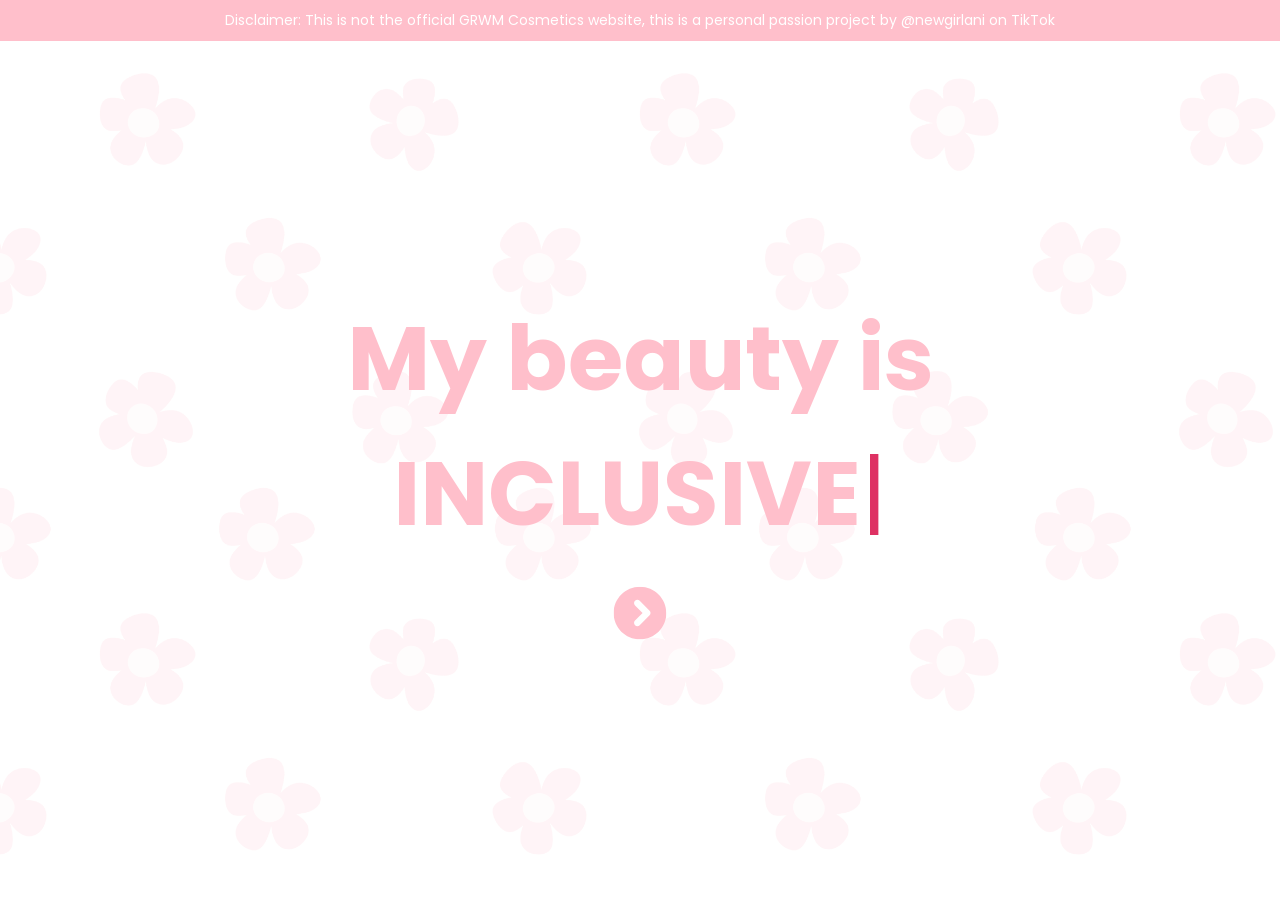
<file: index.html>
<!DOCTYPE html>
<html>
<head>
	<meta charset="utf-8">
	<meta name="viewport" content="width=device-width, initial-scale=1">
	<title>my grwm story</title>
	<link rel="stylesheet" type="text/css" href="grwm.css">
	<link rel="preconnect" href="https://fonts.googleapis.com">
	<link rel="preconnect" href="https://fonts.gstatic.com" crossorigin>
	<link href="https://fonts.googleapis.com/css2?family=Poppins:ital,wght@0,100;0,200;0,300;0,400;0,500;0,600;0,700;0,800;0,900;1,100;1,200;1,300;1,400;1,500;1,600;1,700;1,800;1,900&display=swap" rel="stylesheet">
	<script src="grwm.js"></script>
</head>
<body>

	<div class="container">
		<div class="banner">
			<span class="banner-text">
				Disclaimer: This is not the official GRWM Cosmetics website, this 
				is a personal passion project by @newgirlani on TikTok
			</span>
		</div>

		<div class="body-aft-banner">
			<div class="hero">
				<div class="hero-text">
					My beauty is <br><span id="changing-text"></span><span class="cursor">|</span>
				</div>
				<div class="landing-btn">
					<img src="assets/next-icon.svg" class="next-icon-img" onclick="toHome();">
				</div>
			</div> 
			
			
		</div>	
	</div>

</body>
</html>
</file>
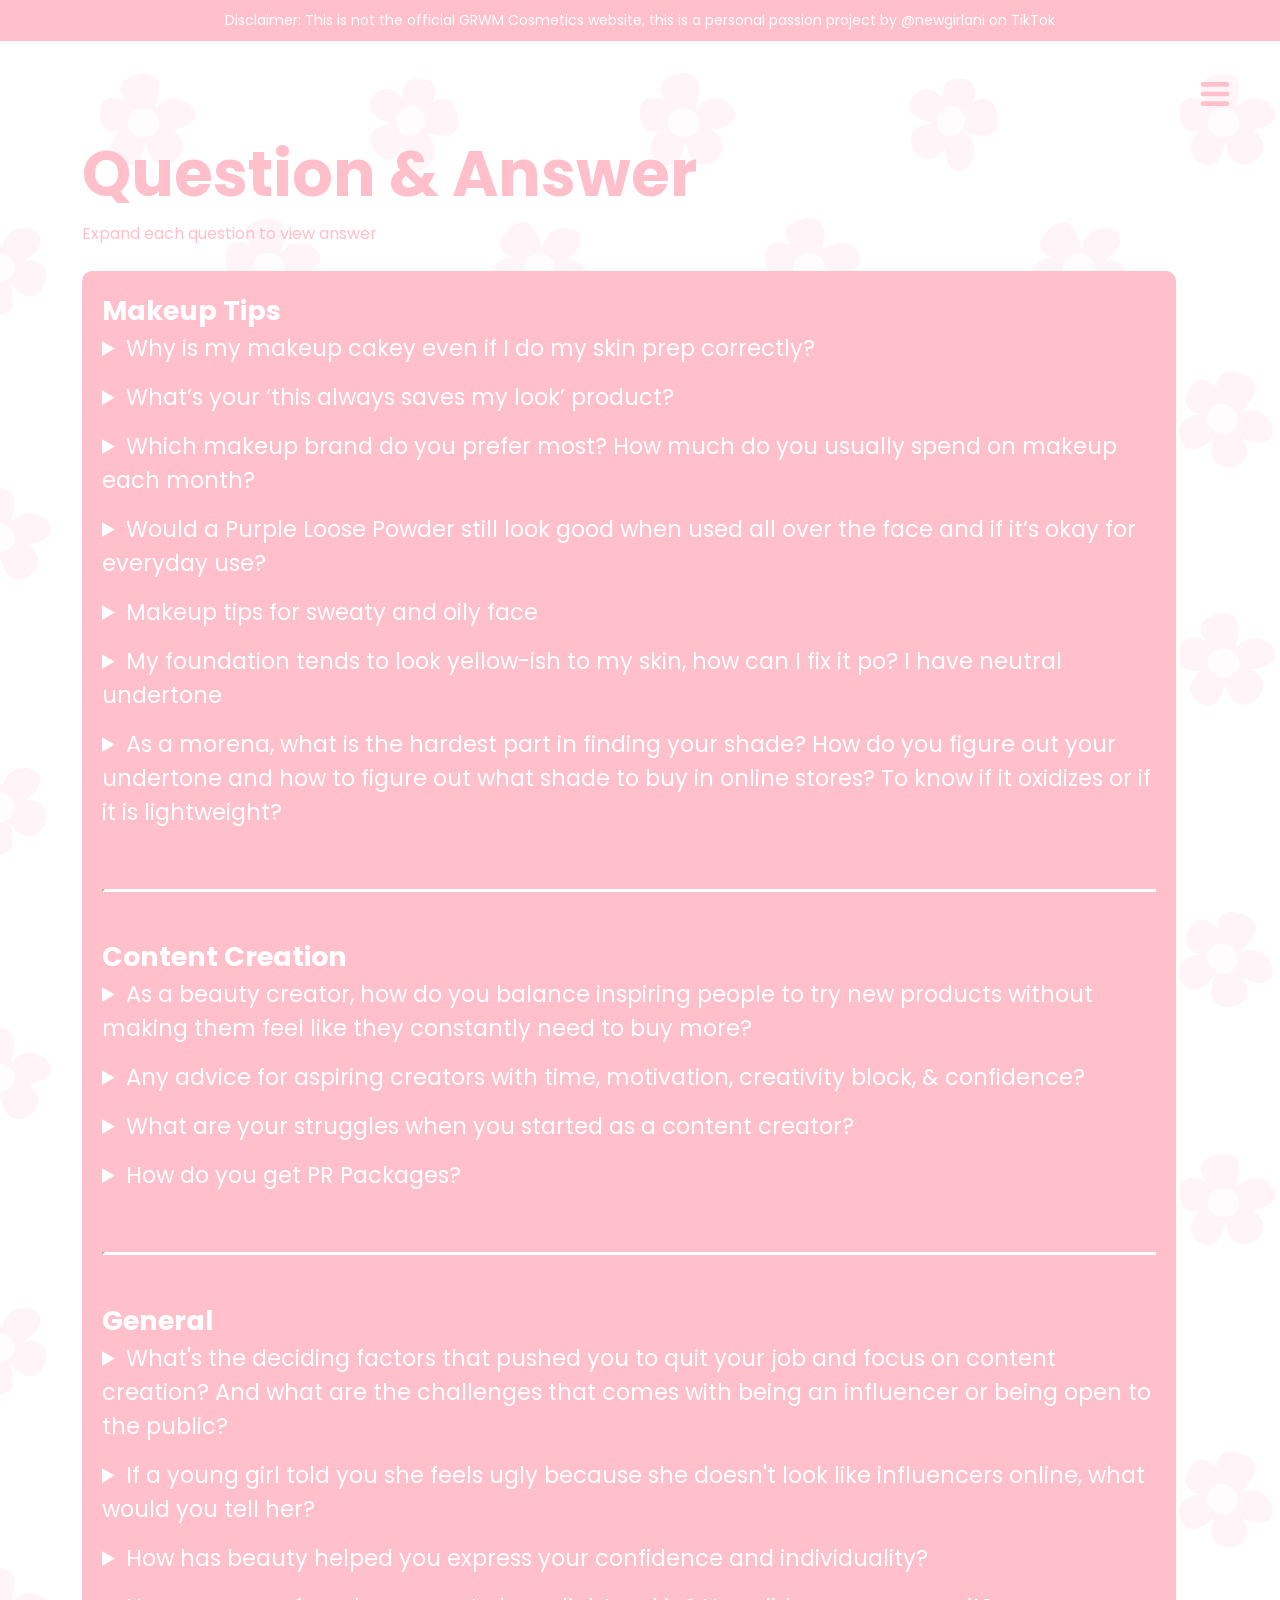
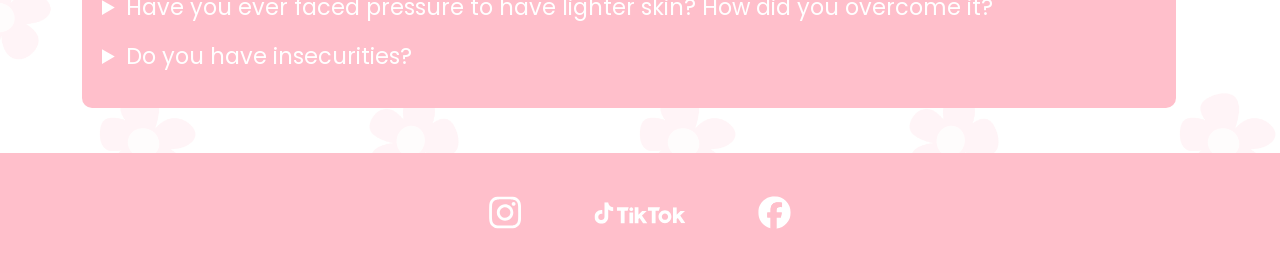
<file: gallery.html>
<!DOCTYPE html>
<html>
<head>
	<meta charset="utf-8">
	<meta name="viewport" content="width=device-width, initial-scale=1">
	<title>my grwm story</title>
	<link rel="stylesheet" type="text/css" href="grwm.css">
	<link rel="preconnect" href="https://fonts.googleapis.com">
	<link rel="preconnect" href="https://fonts.gstatic.com" crossorigin>
	<link href="https://fonts.googleapis.com/css2?family=Poppins:ital,wght@0,100;0,200;0,300;0,400;0,500;0,600;0,700;0,800;0,900;1,100;1,200;1,300;1,400;1,500;1,600;1,700;1,800;1,900&display=swap" rel="stylesheet">
	<script src="grwm.js"></script>
</head>
<body>

	<div class="container">
		<div class="banner">
			<span class="banner-text">
				Disclaimer: This is not the official GRWM Cosmetics website, this 
				is a personal passion project by @newgirlani on TikTok
			</span>
		</div>

		<div class="body-aft-banner">
			<div class="hmenu">
				<img src="assets/hmenu.svg" class="hmenu-img" onclick="toggle();">
			</div>

			<div class="nav-menu" id="nav-menu">
				<a href="index.html">Home</a>
				<a href="about.html">About</a>
				<a href="stories.html">Stories</a>
				<a href="gallery.html">Q&A</a>
				<a href="javascript:toGA();">Giveaway</a>
			</div>

			<div class="gallery-options">
				<div class="gal-heading">
					<span> Question & Answer </span>
				</div>

				<div class="instruction">
					<span class="gal-txt">Expand each question to view answer</span>
				</div>


				<br>
				<div class="q">
					<div class="makeup-tips">
						<span class="q-title"><b>Makeup Tips</b></span>
						<details>
							<summary>Why is my makeup cakey even if I do my skin prep correctly? </summary>
							<p><i>
								<ul>
									<li>
										<b>Compatibility</b> - check whether your skin prep is compatible with your makeup products.
										Sometimes, there are sunscreens that don't go well with certain base products making it peel off. Try changing your sunscreen or using a different base if result is still the same. 
									</li>
									<li>
										<b>Powder </b> - sometimes there are powders that don't work well with certain base formulations and/or you're using too much powder especially on areas of the face where it tends to get dry. 
									</li>
								</ul>
							</i></p>
						</details>

						<details>
							<summary>What’s your ‘this always saves my look’ product?</summary>
							<p><i>
								<ul>
									<li>
										Whenever my makeup looks incomplete or something's missing, it's either lashes or some bronzer on my nose.
									</li>
								</ul>
							</i></p>
						</details>

						<details>
							<summary>Which makeup brand do you prefer most? How much do you usually spend on makeup each month?</summary>
							<p><i>
								<ul>
									<li>
										<b>Part 1</b> - I have no favorite brand (this sounds very showbiz but stay with me). There are brands that really master certain makeup products. They have hero products that just really stands out. There are brands who makes really good base products, some brands carry really great lip products, etc. I'm always pro-product formulation rather than pro-brand.
									</li>
									<li>
										<b>Part 2</b> - Ever since becoming a content creator, very little to zero! Not because 'oh I get PR left and right' - girl I wish - but it's the fact that even as a small creator, I have way too many products to consume and I don't want to buy to waste them. I like having makeup to use, not for display. 
									</li>
								</ul>
							</i></p>
						</details>

						<details>
							<summary>Would a Purple Loose Powder still look good when used all over the face and if it’s okay for everyday use?</summary>
							<p><i>
								<ul>
									<li>
										I personally would prefer translucent powders to set makeup if used all over the face. Other shades of loose powders like purple, yellow, pink are made for certain areas for correction because they typically have more pigment. 
									</li>
								</ul>
								
							</i></p>
						</details>

						<details>
							<summary>Makeup tips for sweaty and oily face</summary>
							<p><i>
								<ul>
									<li>
										<b>Oily</b> - As an oily skin girl myself, let me tell you there is not going to be a magic product that's going to make you stop being oily. This is the natural state of your face and what we can do is to manage it. You can focus on oily-skin friendly layers of skincare + good combination of makeup. Makeup is not magic.
									</li>
									<li>
										<b>Sweaty</b> - Similar above, there is not one single product that is going to solve everything. On areas of the face we move a lot like around the mouth and eyes, don't put too much product to avoid creasing and set correctly + fixing spray. To go an extra mile, you can get a face anti-perspirant used in moderation or special occassions. If we are naturally sweaty, this isn't something makeup can fix, but something we just manage. 
									</li>
								</ul>
								
							</i></p>
						</details>

						<details>
							<summary>My foundation tends to look yellow-ish to my skin, how can I fix it po? I have neutral undertone</summary>
							<p><i>
								<ul>
									<li>
										First step is really making sure the shade is correct match with your undertone, second is getting a shade shifter if necessary. 
									</li>
								</ul>
							</i></p>
						</details>

						<details>
							<summary>As a morena, what is the hardest part in finding your shade? How do you figure out your undertone and how to figure out what shade to buy in online stores? To know if it oxidizes or if it is lightweight?</summary>
							<p><i>
								<ul>
									<li>
										<b> Undertone & Shade Match </b> - If you find your pefect match in one try, you are one lucky person, and by saying that it means the rest of us will go through trial and error and spend money until we find the correct shade for us. It's natural, and most of the time necessary. The vein test can be unreliable, so testing it in store and in natural lighting is more effective. Visit a kiosk, swatch, buy sample sizes. A random person could give you a recommendation and still be wrong, so practice personal acumen. 
									</li>
									<li>
										<b> Oxidation </b> - This happens when the product is exposed to oxygen + the user's natural oils which means this is a case to case basis. Products could darken or it could not, there is no other way to tell than to test it. 
									</li>
									<li>
										<b> Lightweight </b> - Watch videos online or see product ingredients to know if it's silicone-based, water-based, gel-based, etc. This helps you determine how lightweight the product can go. 
									</li>
								</ul>
							</i></p>
						</details>
						<br>
						<hr style="border-top: none; border-color: white; border-width: 3px;">
						<br>
						<span class="q-title"><b>Content Creation</b></span>

						<details>
							<summary>
								As a beauty creator, how do you balance inspiring people to try new products without making them feel like they constantly need to buy more?
							</summary>
							<p><i>
								<ul>
									<li>
										It's all about tone & intention. Creators can be great references for products, especially when audience are not pressured to make a purchase in videos. Some contents are created to educate and that is why my PMMS Series is focusing more on teaching a skill rather than selling a product. 
									</li>
								</ul>
							</i></p>
						</details>

						<details>
							<summary>
								  Any advice for aspiring creators with time, motivation, creativity block, & confidence?
							</summary>
							<p><i>
								<ul>
									<li>
										<b> Time & Creativity Block</b> - I categorize myself as a Type A person - that's why I'm able to juggle jobs and hobbies at a time. I keep things organized through a productivity tool which I'm also an Ambassador of, Notion! I take down and visualize everything not just through a simple list but through a Kanban Board, Content Calendar, Eisenhower Matrix, Idea Dump Board for when I feel a spark of creativity but can't work on it yet - and most importantly, I stick by my own rules. I do Project Management for fun and run my life like the Navy girl lol!
									</li>
									<li>
										<b> Motivation </b> - Because I already broke down the ideas that I like to work with at a certain time, it doesn't feel overwhelming! I like being able to visualize the thing I will be working on and because I've already organized it, it's much smoother and becomes easily digestible tasks. I also operate out of spite... 
									</li>

									<li>
										<b> Confidence </b> -  If you can't be 100% confident right now - then just be 10% confident, or 20%, 30%, it doesn't matter. What matters is showing up despite the fear because of your conviction to loving yourself. Don't deny that person the opportunity to be great. Personify the kind of person you want to become, and think about the habits that kind of person would do, and start doing it. If you want to be a successful content creator, think like them, act like them, until you become them. 
									</li>
								</ul>
							</i></p>
						</details>

						<details>
							<summary> What are your struggles when you started as a content creator? </summary>
							<p><i>
								<ul>
									<li>
										<b> Equipments </b> - You will be spending a lot of money in investing in tools. Phone, camera, lights, products etc. 
									</li>
									<li>
										<b> The Valley of Despair</b> - This is the emotional dip after starting a new hobby or job, etc. You start off extremely motivated and then comes the crashing moment when you're not seeing the results you want. It is important that you prevail. You asked for something better that's why everything is going to change. 
									</li>
									<li>
										<b> Identity </b> - Social media is saturated with creators & influencers, and if you're not convicted in what you do, why you do it, and who you do it for, you're going to wear off. 
									</li>
								</ul>
							</i></p>
						</details>

						<details>
							<summary>How do you get PR Packages?</summary>
							<p><i>
								<ul>
									<li>
										Continue to show up! It's not just about the number of posts, followers, likes, etc., it's also the consistency of your quality & your faith in your personal brand. Brands have representatives working for them lurking around social media, and if they see you fit in the brand image, they will reach out. 
									</li>
								</ul>
							</i></p>
						</details>

						<br>
						<hr style="border-top: none; border-color: white; border-width: 3px;">
						<br>
						<span class="q-title"><b>General</b></span>

						<details>
							<summary>
								What's the deciding factors that pushed you to quit your job and focus on content creation? And what are the challenges that comes with being an influencer or being open to the public? 
							</summary>
							<p><i>
								<ul>
									<li>
										<b> Part 1 </b> - I was on a sick leave and woke up around 11 AM, opened my laptop to check on some emails and messages and it felt right, it felt like it's what I should be doing, not chase after traffic and commute, KPIs and handle everything "urgent" - and so I did. I'm also juggling 4 jobs before quitting my 9-5, and then there were 3. I am still employed :D. 
									</li>
									<li>
										<b> Part 2.1 </b> - It's an agreed fact you will be battling privacy issues. I'm a small ceator so this isn't a prevailing issue on my end yet - and when I do meet people in real life, everyone is always nice and respectful!
									</li>
									<li>
										<b> Part 2.2 </b> - When you are a public figure (public figure???), you are more prone to public scrutiny even in the little things, more often unnecessary. Although it is sad, some people on TikTok have mistaken social media as a free reign to be rude and hating just because it's "social media". 
									</li>
								</ul>
							</i></p>
						</details>

						<details>
							<summary>
								If a young girl told you she feels ugly because she doesn't look like influencers online, what would you tell her?
							</summary>
							<p><i>
								<ul>
									<li>
										I like to put an emphasis on the parents and adults' role in supervising children on the internet, and on makeup and beauty. It's important they are guided when exploring these outlets and have an adult figure to guide them in understanding these complex ideas. The formative years of a young person are extremely important in shaping them as adults. 
									</li>
									<li>
										As cliche as it sounds, beauty starts from within. Security starts from within. Love starts from within. You are beautiful, no comparison, no question, no competition. Your beauty standard should be what you see in the mirror, not on your screens. 
									</li>
								</ul>
							</i></p>
						</details>

						<details>
							<summary>
								How has beauty helped you express your confidence and individuality?
							</summary>
							<p><i>
								<ul>
									<li>
										People contain multitudes. We are complex, changing, and never just one person. Being able to change my hair, style, makeup, has helped me understand and ultimately choose the identity I want to keep being. I'm not always a decisive person, but it's in the exposure I understand what I don't want - and that made it easy for me to become who I am. 
									</li>
								</ul>
							</i></p>
						</details>

						<details>
							<summary>
								Have you ever faced pressure to have lighter skin? How did you overcome it?
							</summary>
							<p><i>
								<ul>
									<li>
										Yes I did! It's a very common trajectory for morenas to go through a "lightening" phase for various reasons, especially in a country like ours. The thing is, no matter what I tried, they never worked so I'm very lucky nothing about my skin has changed! It is going to take years of personal growth to unlearn, but you will be very happy at the end of it. For an easier step, follow morena creators, actresses, personalities. Surround your life with people who look like you so you don't feel alienated when you see public figures who are the opposite. 
									</li>
								</ul>
							</i></p>
						</details>

						<details>
							<summary>Do you have insecurities?</summary>
							<p><i>
								<ul>
									<li>
										Who doesn't?! I go through phases of "I could be smarter", "I could be better", "I could be prettier". I could, but I also could just be content with the way that I am and I'm still going to be happy. I am loved, I am celebrated. I love me, and I celebrate me. More is not always the better option. 
									</li>
								</ul>
							</i></p>
						</details>
					</div>
					
				</div>


			</div>


			
		</div>

	</div>

	<div class="footer">
				<img src="assets/insta.svg" class="insta" onclick="goInsta();">
				<img src="assets/tiktok.svg" class="tiktok" onclick="goTikTok();">
				<img src="assets/fb.svg "class="fb" onclick="goFb();">
	</div>
		


</body>
</html>
</file>
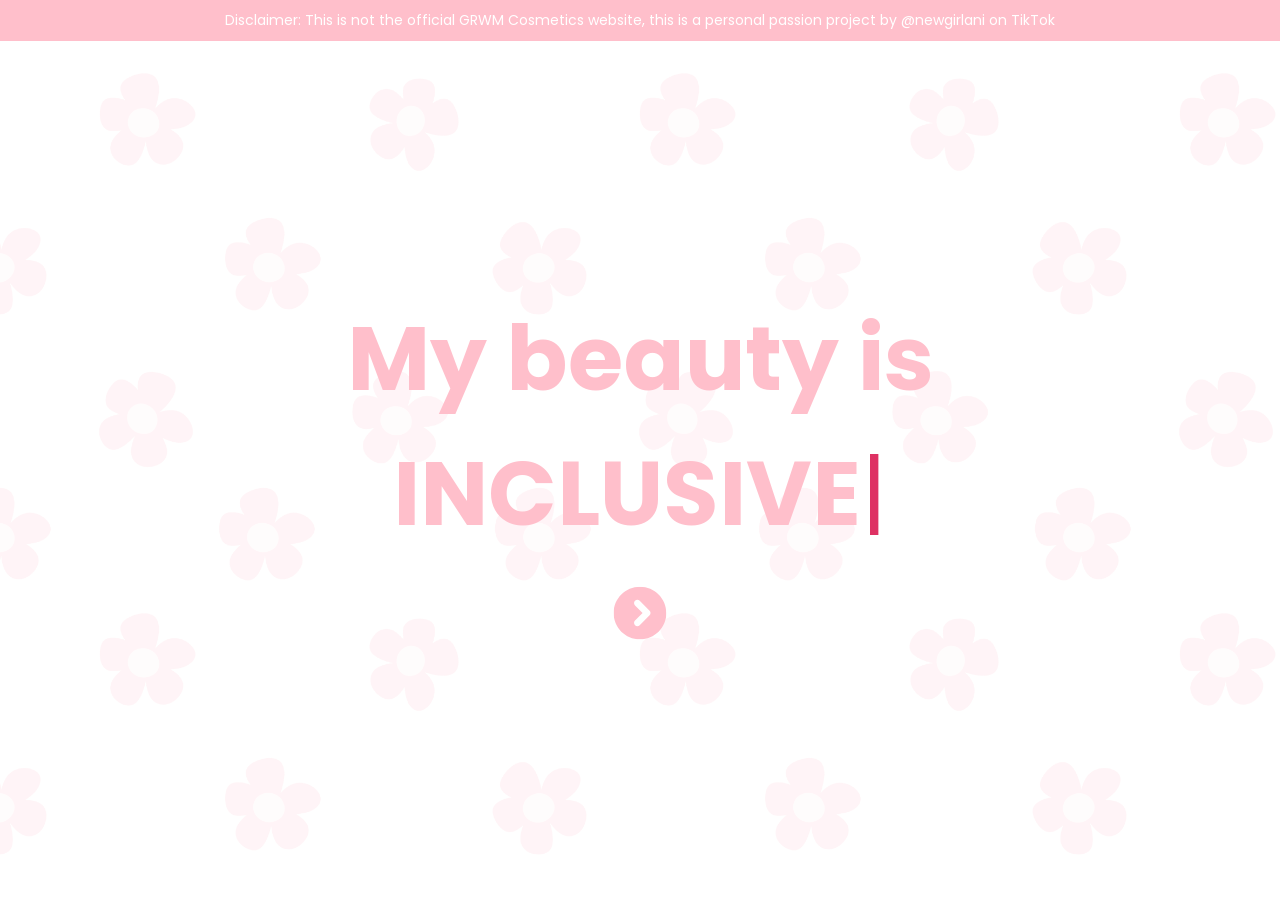
<file: landing.html>
<!DOCTYPE html>
<html>
<head>
	<meta charset="utf-8">
	<meta name="viewport" content="width=device-width, initial-scale=1">
	<title>my grwm story</title>
	<link rel="stylesheet" type="text/css" href="grwm.css">
	<link rel="preconnect" href="https://fonts.googleapis.com">
	<link rel="preconnect" href="https://fonts.gstatic.com" crossorigin>
	<link href="https://fonts.googleapis.com/css2?family=Poppins:ital,wght@0,100;0,200;0,300;0,400;0,500;0,600;0,700;0,800;0,900;1,100;1,200;1,300;1,400;1,500;1,600;1,700;1,800;1,900&display=swap" rel="stylesheet">
	<script src="grwm.js"></script>
</head>
<body>

	<div class="container">
		<div class="banner">
			<span class="banner-text">
				Disclaimer: This is not the official GRWM Cosmetics website, this 
				is a personal passion project by @newgirlani on TikTok
			</span>
		</div>

		<div class="body-aft-banner">
			<div class="hero">
				<div class="hero-text">
					My beauty is <br><span id="changing-text"></span><span class="cursor">|</span>
				</div>
				<div class="landing-btn">
					<img src="assets/next-icon.svg" class="next-icon-img" onclick="toHome();">
				</div>
			</div>

			
		</div>	
	</div>

</body>
</html>
</file>
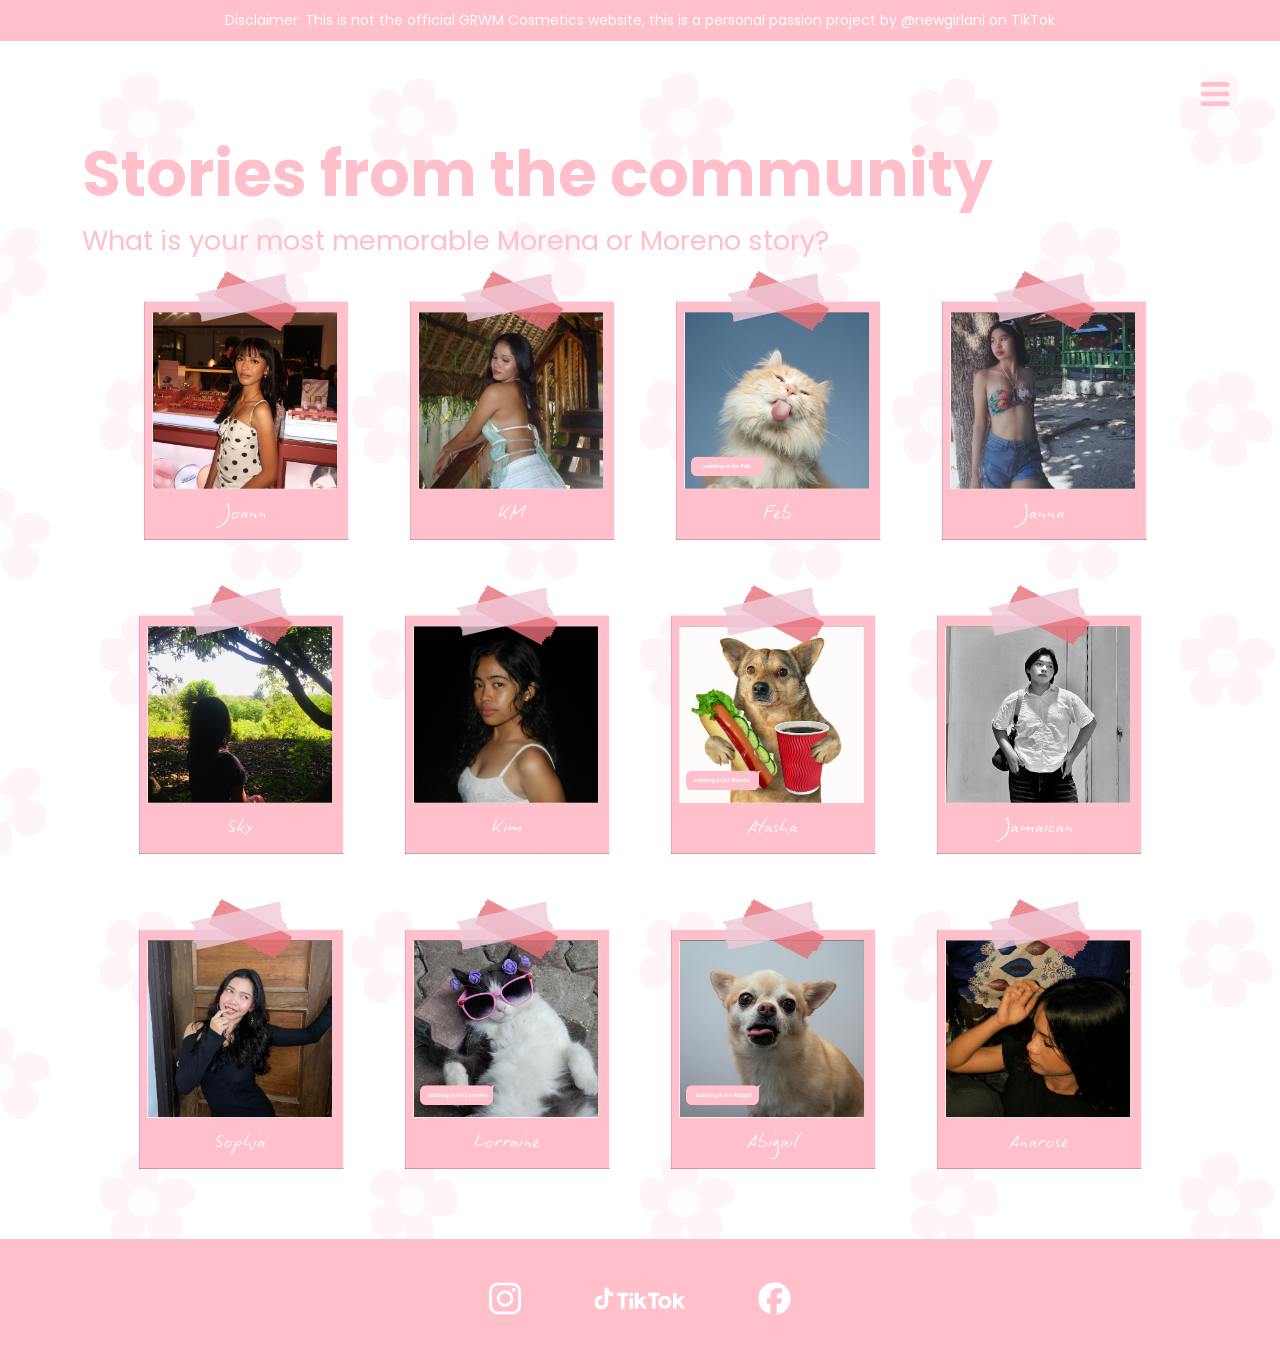
<file: stories.html>
<!DOCTYPE html>
<html>
<head>
	<meta charset="utf-8">
	<meta name="viewport" content="width=device-width, initial-scale=1">
	<title>my grwm story</title>
	<link rel="stylesheet" type="text/css" href="grwm.css">
	<link rel="preconnect" href="https://fonts.googleapis.com">
	<link rel="preconnect" href="https://fonts.gstatic.com" crossorigin>
	<link href="https://fonts.googleapis.com/css2?family=Poppins:ital,wght@0,100;0,200;0,300;0,400;0,500;0,600;0,700;0,800;0,900;1,100;1,200;1,300;1,400;1,500;1,600;1,700;1,800;1,900&display=swap" rel="stylesheet">
	<script src="grwm.js"></script>
</head>
<body>

	<div class="container">
		<div class="banner">
			<span class="banner-text">
				Disclaimer: This is not the official GRWM Cosmetics website, this 
				is a personal passion project by @newgirlani on TikTok
			</span>
		</div>

		<div class="body-aft-banner">
			<div class="hmenu">
				<img src="assets/hmenu.svg" class="hmenu-img" onclick="toggle();">
			</div>

			<div class="nav-menu" id="nav-menu">
				<a href="index.html">Home</a>
				<a href="about.html">About</a>
				<a href="stories.html">Stories</a>
				<a href="gallery.html">Q&A</a>
				<a href="javascript:toGA();">Giveaway</a>
			</div>

			<div class="stories-options">
				<div class="stories-heading">
					<span> Stories from the community </span>
				</div>

				<div class="instruction">
					<span class="stories-txt">What is your most memorable Morena or Moreno story?</span>
				</div>

				<div class="stories-cards">
					<br>

					<div class="story-card" onclick="openModal(this)"
						data-title="Joann's Morena Story"
						data-story="
							My favorite Morena story is being a content creator for you guys. It's not just about being a shade reference, it's also about making a statement, it's about being visible, to show my lived experience, to let the younger audience know how Morena beauty should be celebrated. While I enjoy making content and being in front of the camera, I enjoy doing this entire journey with you, my beautiful, loving, and kind community the most. 

							Once a bullied teenager to somebody standing up for the community, all possible because once again, the only thing more powerful than hate is love. 

						">
						<img src="assets/stories/joann.svg" class="stories-img">
					</div>

					<div class="story-card" onclick="openModal(this)"
						data-title="KM's Morena Story"
						data-story="
							BEING A MORENA IS NOT THE SAME AS BEING DIRTY 

							Back when I was still in elementary school, I was always bullied because of my skin color. Some people would call me names. Even my mom would make me use whitening soaps because she said I was too dark. She would joke that she couldn't even see me when the lights were off, and there's this one incident that has never really left my mind.

							There was also this one mom who said, 'Wala ka nagtarong panglugod while naligo ka, no?' She was talking to her son about the dark spots on his arm and telling him to scrub properly. Then she looked at me and said those words again at me.

							Because of that incident, I always thought that maybe I was full of libag. So every day, I exfoliated like crazy, thinking it would make me whiter.

							I started loving my skin when I saw a lot of content creators who are also morenas. That's when I realized that this is really who I am. I'm beautiful with my skin color, and it's one of the things that makes me stand out.

							My skin was never the problem. The way people viewed it was.

						">
						<img src="assets/stories/km.svg" class="stories-img">
					</div>

					<div class="story-card" onclick="openModal(this)"
						data-title="Feb's Morena Story"
						data-story="
						I have always been a morena since I was a kid, and I have never really been ashamed of it. But growing up, I often wondered why my skin was brown while other kids had fairer skin. There were moments when I would think, “Maypa puti sad ko no?”

						I also struggled with my insecurities, especially with my discoloration on my underarms, inner thighs, knees, and elbows. It was hard hearing comments like, “Ka negra nimo oy,” or “Gwapa unta, itom lang.” In school, I even remember being told that my role should be “kahoy” because of my skin color.

						One of the most recent moments that really stuck with me was when I was going to the beach and a relative commented, “Gwapa kuno pero itom kaayo.” Thankfully, my mama was there and she immediately said, “Wala mana siyay pake ana kay gwapa man siya.” Purr, mama! 🤎

						That moment gave me more confidence to finally flaunt and embrace my morena skin. Although there are still times when morenas experience judgment and shame, I have learned to appreciate and love the skin I’m in.

						Seeing morena creators like Ayn Bernos, who continue to empower women through their platform, and of course you, Miss Jo, inspires me even more. I see how you use your platform to uplift morenas and Cebuanas like me, to embrace our beauty, our identity, and our morenahood. 🤎

						Because Morena is not something we have to change. It is something we get to celebrate.

						">
						<img src="assets/stories/feb.svg" class="stories-img">
					</div>

					<div class="story-card" onclick="openModal(this)"
						data-title="Janna's Morena Story"
						data-story="
						Nako sa school back when I was 13yrs old, i was bullied because sakong skin tone kay lagi MORENA ko, naghulat nalang mig bell ato kay manguli ka lagi mi so after pila ka minutes nag bell na, nako's gym gahulat sakong ate kay sabay mi ga uli, while waiting sakong ate naay kid . Then the little kid looked at me and said 'ate parihas ta ug skin color, same gwapa' ni smile ko saiyaha and ge ingnan nako siyag 'pretty kayo ta no kay ani atong color' then ni smile siya pagkatapos gitawag na siya saiyang mama. After pod ana na abot na akong ate. Take note i was bullied because of my skin color pero hindi ako magpapadala sa mga sinasabi nila because i know to my self nga 'GWAPA KO UG CONFIDENCE KO SAKONG SKIN COLOR'

						And just like that na realize nako, you weren't waiting for a crown. You were the crown. The one girls like us needed to see.

						Mao ning most memorable part sakong story as a morena, not just they finally 'got it'. But 'when you got it' naka ingon ko sakong sarili nga i am enough all along. 

						">
						<img src="assets/stories/janna.svg" class="stories-img">
					</div>

					<div class="story-card" onclick="openModal(this)"
						data-title="Sky's Morena Story"
						data-story="
						Growing up as a morena, I honestly believed that lighter skin was the standard of beauty. I remember hearing comments like, 'Ang ganda mo sana kung maputi ka lang', or people casually recommending whitening products as if there was something wrong with my skin. Kahit hindi nila intensyon manakit, those words stayed with me for years.

						There was a time when I avoided taking pictures under the sun because I thought I looked 'too dark.' I even found myself comparing my skin to others and wishing I looked different. Looking back, it breaks my heart that I spent so much time trying to become someone I was never meant to be.

						As I grew older, I realized that the problem was never my skin. it was the beauty standards I grew up seeing. Seeing morena women proudly embracing their skin, confidently wearing makeup that celebrates their complexion instead of hiding it, slowly changed the way I saw myself. They made me realize that being morena isn't something to fix because it's something to be proud of.

						Now, whenever I see brands becoming more inclusive and creators advocating for morena representation, I feel seen. It reminds me that little girls growing up today deserve to see faces that look like theirs and know they're beautiful exactly as they are.

						Hindi natin kailangang pumuti para maging maganda. Ang kailangan nating baguhin ay ang mindset na may mas 'lamang' ang maputi kaysa morena. Hindi kailangang baguhin ng morena ang balat niya para tanggapin ng mundo. Ang dapat magbago ay ang pamantayan ng mundo. 

						">
						<img src="assets/stories/sky.svg" class="stories-img">
					</div>

					<div class="story-card" onclick="openModal(this)"
						data-title="Kim's Morena Story"
						data-story="
						Growing up, I really didn't give much attention to what people say to my skin. My family loves going to the beach and I always enjoy my time there. When I go to school the next day, my classmates would point out how sunburned my skin was. I would just shrugg it off and say 'Okay lang yan, nag-enjoy naman ako.' Given that I have curly hair and dark skintone, they call me 'Negra' or 'Negrita.'

						Even so, I still love myself for who I am. Still, as a person who has feelings, I think of it sometimes. Those what ifs, 'What if I have fair skin?' or 'What if my hair was straight?' Would it really give me enough confidence if I met their standard? Now that I grew older, I've been seeing women who are embracing their own beauty, like you Ms. Jo/mygirlani, especially their morena features. It gives me courage to try and embrace mine too. 
						">
						<img src="assets/stories/kim.svg" class="stories-img">
					</div>

					<div class="story-card" onclick="openModal(this)"
						data-title="Atasha's Morena Story"
						data-story="
						Growing up, I was often told that I was pretty, but different because of my morena skin and features. As a child, I never thought being morena made me different from others. It wasn't until high school that I became more aware of it. During that time, whitening products became popular, and having fair skin was often considered the standard of beauty.

						Like many others, I tried using whitening products, hoping to fit that beauty standard. However, my sensitive skin reacted badly, and I eventually stopped using them. What encouraged me to embrace my natural skin tone was hearing people around me say that they actually preferred my morena complexion.

						Then the pandemic happened. While scrolling through TikTok, I came across content creators who confidently embraced their morena beauty. Seeing their confidence inspired me to appreciate my own skin and recognize its beauty. From that moment on, I became more confident in myself.

						Today, I am happy that morena beauty is being celebrated more openly. Beauty products are now becoming more inclusive and are designed for people like me. My journey taught me that true beauty comes from embracing who you are, and I am proud to be morena.
						">
						<img src="assets/stories/atasha.svg" class="stories-img">
					</div>

					<div class="story-card" onclick="openModal(this)"
						data-title="Jamaican's Moreno Story"
						data-story="
						I used to think my skin needed to change, not because I didn’t like it but because the world kept telling me it should be something else—lighter, brighter, different; I heard it in jokes, in ads, in quiet comparisons I wasn’t meant to notice, but one day I looked at myself under the sun, no perfect lighting, no filters, just real, and I saw it—my moreno skin glowing the way it was meant to, warm, alive, strong, not something that needed fixing but something that had always been beautiful; from that moment I stopped asking if I was enough because I already was, and now I walk with pride, not because I proved anything to others but because I finally chose myself; I love my skin not just for how it looks but for what it represents—my roots, my story, my strength; I am moreno and I am proud.
						">
						<img src="assets/stories/jamaican.svg" class="stories-img">
					</div>

					<div class="story-card" onclick="openModal(this)"
						data-title="Sophia's Morena Story"
						data-story="
						IMy most memorable morena story is growing up with the mentality that being fair-skinned is the only kind of beautiful that should be celebrated and then having to realize that some of the most beautiful and confident people in the world is not even close to having fair skin or white but they were comfortable in the skin that they’re in. Venus Raj, Anok Yai, Beyoncé, Inka Magnaye, and etc., looking up to these beautiful women opened up my eyes that beauty should not be measured by shade or the color of the skin but by how you walk in it. 

						Colonial mentality has deeply planted its roots in our culture but we’ve come a long way. 

						Layo pa, pero layo na.

						All love, morenas! <3
						">
						<img src="assets/stories/sophia.svg" class="stories-img">
					</div>


					<div class="story-card" onclick="openModal(this)"
						data-title="Lorraine's Morena Story"
						data-story="
						Growing up as a morena, I used to hate my skin so much—to the point that I even hated makeup because I thought it was only for people with lighter skin. There were times when I felt like I stood out too much whenever I wore makeup because I believed it didn’t suit me.

						But as I grew older and surrounded myself with people who shared the same struggles yet remained confident in their skin tone, I slowly started to feel better about myself too. And when I discovered many TikTok creators, including you, I realized that I wasn’t alone. Seeing these beautiful women so comfortable and confident in their morena skin made me think, “Maybe I should be too,” because there is absolutely nothing wrong with it. In fact, people spend huge amounts of money trying to achieve this kind of skin tone.

						Now that I’m 20 years old, I no longer have insecurities about my skin color because it is finally being recognized and celebrated. Even though I still sometimes struggle to find the right makeup shades that complement my skin tone, I have fully embraced it because this is God’s gift to me.

						As someone who loves makeup just as much as you do, thank you for being an inspiration to so many people. Thank you for building a community where morena girls are celebrated and appreciated.

						">
						<img src="assets/stories/lorraine.svg" class="stories-img">
					</div>

					<div class="story-card" onclick="openModal(this)"
						data-title="Abigail's Morena Story"
						data-story="
						I’d love to tell you that beauty standards which don't cater to me made me insecure about my tan skin. Except it didn’t. Don’t get me wrong — I was and am insecure. I had to learn how to love myself after years of avoiding mirrors and cameras. But what made me uncertain is not my skin tone, but more pressing issues, like my teeth and hair. As far as I’m concerned, I was ugly because of many other traits, and not because I was morena.

						I got into makeup as an extension of my creative pursuits. When I had my face as my canvas, it was then I could stare at myself finally. Even though I would stare at myself to see which parts I could perfect, I could stare, nevertheless. And that was enough for me.

						Naturally, off I went to buy more products. On the shelves, there were two shades: light, and lighter. On apps, there were orange, pink, and white-yellow. Lip products were too pale on me, too bright, too everything, but never just enough. It was then I realized the plights of us morenas, and my plights were doubled with my olive overtone. The market does place morenas on the backburner, and olive girlies are at the bottom of the shelf.

						I cannot very well afford to buy every product which promised to fit my skin tone, and so I took it upon myself. With my art skills that brought me to makeup in the first place, I used pale foundations as highlights and contours to ground it closer to my skintone. I scraped my brown eyeshadows from the Ever Bilena Pro Rich Palette and melted down my Issy Creme Blush in Purr and Detail Colour Tonic in Flamingo to create my own blushes. I uncapped my foundations and concealers and squeezed into it brown and blue pigments so that it may fit my skin tone.

						Like Filipinos who build solar panels because they cannot trust the electricity providers, or those who buy their own vehicles to escape jeeps and buses that are filled to the brim when they are most needed — I, a teenage Filipino girl, cater to my own needs because the market refuses to cater to me. Is that not Filipino resilience at work?

						And so, if there’s anything I love most in the advent of influencer marketing, it’s the morena influencers who take it upon themselves to model shades of a brand which refuses to hire models for every single skin tone. A morena’s “I bought this, so you don’t have to,” is music to the ears of their morena siblings behind screens and store fronts. 

						I am sure we are heading to a future where we are as loved by the makeup brands and cosmetic industry we choose to patronize. But until then, my gratitude is for you, my beloved morena creators, who try on the foundations, concealers, blushes and lipsticks so that I don’t have to know that it was too light, too orange, too yellow or pink on me after my hard-earned money is already spent. 

						From the depth of my soul, thank you.

						">
						<img src="assets/stories/abigail.svg" class="stories-img">
					</div>

					<div class="story-card" onclick="openModal(this)"
						data-title="Anarose's Moreno Story"
						data-story="
						Since I was in elementary, I had always got called 'negra' because of my skin color and I thought it's normal because I'm still a kid and all I wanted to do is to play under the sun, wala akong pake on what they want to say about my skin color not until some of relatives made me feel that being tanned skin is like a weakness that you must end because a lot of my cousins are light skinned. Every time there's a family picture, I always got compared to my cousins kasi para daw akong uling pagkatabi nila. Then suddenly, I got in highschool where puberty hits me. I got conscious about my skin being so tan but I am a very sporty girl, I played sepak takraw, softball, running and volleyball even I know that it will darkened my skin even more. 

						After every sports event, I had always got teased because of my skin and even my teachers too and it was when I'm grade 9. But, behind all of that I can't stop playing 'cause it's what makes me happy, when i'm under the sun, being me, having the life in its fullest and forgetting those people who's will tease me after the game because of my skin color. Now, I'm in college and I was brainwashed, I've got distracted by a lot of people around me. I started to feel insecure again about my skin, I want to have a light skin as what so many people see as the standard of beauty. Many says that being morena is beautiful but only for those who have a good facial features and if you don't then they'll see you as someone na 'hindi nag aayos' or 'dugyot' a very harsh thing to say to a person. 

						I am not photogenic that's why I don't take pictures often and if I does, I'll always put filters on and especially the skin complexion enhancer. I wanted to fit in the standard of others that's why I was so obsessed to whitening products whether it's soaps, lotion or whitening capsules. I tend to save money just to buy those things kahit na wala ng matira sa allowance ko. But, you came across my fyp, your words of affirmation about being a morena made me realized something where being morena is not a weakness but a strength to be proud of. 

						I've got a realization after watching your videos that it's okay not to fit in their standards, it's okay to be different, it's okay to be who you really are and it's okay to be morena in the room of people with light skinned. 
						">
						<img src="assets/stories/anarose.svg" class="stories-img">
					</div>


				</div>
			</div>

			<div id="storyModal" class="modal">
			    <div class="modal-content">
			        <span class="close-btn" onclick="closeModal()">&times;</span>
			        <h2 id="modalTitle"></h2>
			        <p id="modalBody"></p>
			    </div>
			</div>

			
		</div>

	</div>

	<div class="footer">
				<img src="assets/insta.svg" class="insta" onclick="goInsta();">
				<img src="assets/tiktok.svg" class="tiktok" onclick="goTikTok();">
				<img src="assets/fb.svg "class="fb" onclick="goFb();">
	</div>
		


</body>
</html>
</file>
<file: grwm.css>
body  					{ margin: 0 auto; font-family: Poppins, sans-serif; overflow-x: hidden; max-width: 100vw; background-image: url('assets/bg.svg');}

/* LANDING PAGE WEB */
.container         		{ margin: 0 auto;}
.banner            		{ background-color: #FFBFCB; color: white; text-align: center; padding: 10px; font-size: 14px; }
.body-aft-banner   		{ margin: 20px; flex-direction: column; display: flex; position: relative; min-height: calc(100vh - 80px); }
.hero-text         		{ color: #FFBFCB; font-size: 10vh; font-weight: bold; text-align: center;}
.hero              		{ text-align: center; display: flex; flex-direction: column; justify-content: center; flex-grow: 1; gap: 20px;}
.next-icon-img     		{ width: 5%; text-align: center;}
.next-icon-img:hover 	{ transform: scale(1.1); cursor:pointer; }
.next-icon-img:active 	{ transform: scale(1.1); }


/* HOME PAGE WEB */
.abt-body-aft-banner	{ margin: 20px; flex-direction: column; display: flex; position: relative; }
.footer  				{ height:10vh; background-color:#FFBFCB; color:white; padding: 15px; text-align: center; align-items: center; 
						  display: flex; justify-content: center; gap: 5vw; margin-top: 5vh;}
.home-options   		{ height: 60vh; text-align:center; display:flex; justify-content: center; align-items: center; gap:10px}
.submit-btn  			{ background-color:#DE3163; color:white; border: none; border-radius: 10px; font-weight: bold; padding: 15px; 
	 					  text-align: center; cursor: pointer; font-size: 24px;}
.submit-btn-container   { text-align:center; margin-top: 10vh; margin-bottom: 5vh;}
.submit-btn:hover 		{ transform: scale(1.1); background-color: #FFBFCB; }
.submit-btn:active 		{ transform: scale(1.1); background-color: #FFBFCB; }
.submit-btn:focus  		{ background-color: #DE3163; }
.hmenu-img  			{ width: 3%; position: relative; left: 90vw; cursor: pointer;}
.hmenu  				{ display: flex; justify-content: space-between; align-items: center; padding: 15px 25px; }
.nav-menu  				{ display: flex; flex-direction: column; background-color: #fff0f2; width: 100%; max-height: 0; 
						  overflow: hidden; transition: max-height 0.4s ease-in-out; }
.nav-menu a 			{ padding: 15px 25px; text-decoration: none; color: #de3163; font-weight: bold; border-bottom: 1px solid #ffbfcb; }
.nav-menu.active 		{ max-height: 300px; }
.tint 					{ width: 14vw; margin-top: 10vh; }
.gloss 				    { width: 10vw; margin-top: 25vh; }
.spray 					{ width: 8vw; margin-top: 3vh; }
.tint:hover				{transform: scale(1.1);}
.gloss:hover			{transform: scale(1.1);}
.spray:hover			{transform: scale(1.1);}

.popup-text-js 			{ position: absolute; bottom: 580px; left: 50%; transform: translateX(-50%); background-color: #DE3163; 
						  color: white; padding: 15px; border-radius: 10px; font-size: 24px; white-space: nowrap; opacity: 0;
  						  visibility: hidden; transition: opacity 0.3s ease; }
.top-text				{ font-size: 16px; text-align: center; color: #ffbfcb;}
.top-text-title			{ font-size: 24px; text-align: center; color: #ffbfcb; font-weight: bold}
.tiktok 				{ width: 8vw; position: relative; cursor: pointer; }
.insta, .fb 			{ width: 3vw; position:relative; top: 0vh; cursor: pointer;}
.img1 					{ width: 17vw; position: absolute; top: 10%; left: 1%; }
.img2 					{ width: 18vw; position: absolute; top: 40%; left: 6%; }
.img3 					{ width: 18vw; position: absolute; top: 10%; right: 5%; }
.img4 					{ width: 18vw; position: absolute; top: 35%; right: 5%; }
.deco-images-container  { position: absolute; top: 0; left: 0; width: 100%; height: 100%; z-index: -1; pointer-events: none; }
.abt1, .abt2, .abt3, .abt4 	{ width:18vw;  }

/* ABOUT PAGE  */
.about-txt				{ color: #FFBFCB; font-weight:bold; font-size:7vh; text-align:left;}
.about-options   		{ min-height: 62vh; display:flex;}
.about-top 				{ margin:5% }
.apt1, .apt2	       	{ background-color: #ffbfcb; color: white; padding: 15px; border-radius: 10px; width: 40vw;}
.about-contents-top  	{ display: flex; }
.about-img2 			{ width: 25vw; position: absolute; top: 15%; left: 58%; }
.about-img1 			{ width: 25vw; position: absolute; top: 28%; left: 70%; }
.about-bottom			{ min-height: 62vh; text-align: center;}
.hr 					{ border-top: 5px #ffbfcb dotted; border-bottom: 0px;}
.abt-bot-h				{ color: #FFBFCB; font-weight:bold; font-size:5vh;}
.profile 				{ display:flex; align-items: center; justify-content: center; gap: 30px; color: white; }
.pspan 					{ background-color:#FFBFCB; padding:10px; border-radius: 10px; }

/* GALLERY PAGE */
.gallery-options 		{ min-height: 62vh; }
.gal-heading			{ color: #FFBFCB; font-weight:bold; font-size:7vh; margin-left:5%;}
.gal-txt 			    { color: #FFBFCB; }
.instruction            { margin-top: 0; margin-left: 5%; }
.gal-img 				{ width:18vw; cursor: pointer;}
.gal-img:hover   		{ transform: scale(1.1); }
.gallery  				{ text-align:center; }
.q, .q-g                { margin-top: 0; margin-left: 5%; color: white; background-color:#ffbfcb; padding: 20px; border-radius: 10px; max-width: 85%; }
.q-title                { font-size:3vh; }
.makeup-tips            { font-size:2.5vh; }
details                 { margin-bottom:15px; }

/* STORIES PAGE */
.stories-options 		{ min-height: 62vh;}
.stories-heading        { color: #FFBFCB; font-weight:bold; font-size:7vh; margin-left: 5% }
.stories-cards          { text-align:center; display: flex; flex-wrap: wrap; gap: 10px; justify-content: center;}
.stories-img            { width: 20vw; cursor: pointer;}
.story-card:hover       { transform: scale(1.1); }
.stories-txt            { color: #FFBFCB; font-size: 3vh; }

/* MOBILE SCREEN */
@media screen and (max-width: 768px) {

	/* LANDING PAGE */
  .container 			{ width: 99.9%; margin:0 auto;  }
  .banner 				{ font-size: 10px;}
  .next-icon-img 		{ width: 15%;}
  .hero  				{ height: 30vh;}
  .hero-text  			{ margin: 6vw; text-align: center; font-size: 5vh;}

  /* HOME PAGE */
  .footer  				{ background-color:#FFBFCB; color:white; height: 8vh; position: static;}
  .hmenu-img  			{ width: 10%; position: relative; left: 75vw;}
  .tint 				{ width: 30vw; margin-top: 10vh; }
  .gloss 				{ width: 25vw; margin-top: 15vh; }
  .spray 				{ width: 20vw; margin-top: 3vh; }
  .tiktok 				{ width: 20vw; position: relative; }
  .insta, .fb 			{ width:9vw; position:relative; top: 0vh;}
  .deco-images-container{ display: none; }

  /* ABOUT PAGE */
  .about-contents-top  	{ display: flex; flex-direction: column; gap: 20px; }
  .apt1, .apt2		 	{ width: 90%; }
  .about-img-top  		{ display:flex; justify-content:center; margin-top:20px; }
  .about-img1, .about-img2 {  position: static; width:50%; }
  .about-bottom			{ width:90%; margin:0 auto; }
  .pspan 				{font-size: 1.2vh;}
  .abt-bot-h			{ color: #FFBFCB; font-weight:bold; font-size:3vh;}
  .mpimages  			{ display:flex; flex-direction:column; }
  .abt1, .abt2, .abt3, .abt4 	{width: 100%;}

  /* GALLERY PAGE */
  .gal-img  			{ width:45% }
  .q                    { width:90%; margin:0 auto;}                   

  /* STORIES PAGE */
  .stories-body-aft-banner  { display: flex; flex-direction: column; gap: 20px; }
  .stories-heading          { font-size: 4vh; }
  .stories-options          { min-height: 62vh;}
  .stories-img              { width:100%; }
  .stories-txt              { color: #FFBFCB; font-size: 1.5vh; }

}



.cursor {
    color: #DE3163;
    font-weight: normal;
    animation: blink 0.7s infinite;
}

@keyframes blink {
    0%, 100% { opacity: 1; }
    50% { opacity: 0; }
}


/* Modal  */
.modal {
    display: none; 
    position: fixed; 
    z-index: 1000; 
    left: 0;
    top: 0;
    width: 100%; 
    height: 100%; 
    overflow: auto; 
    background-color: rgba(0, 0, 0, 0.5); 
    backdrop-filter: blur(4px); 
}

/* Modal Box */
.modal-content {
    background-color: #fff;
    margin: 15% auto; 
    padding: 24px;
    border-radius: 12px;
    width: 80%; 
    max-width: 800px; 
    font-family: 'Poppins', sans-serif;
    position: relative;
    box-shadow: 0 4px 20px rgba(0, 0, 0, 0.2);
    animation: fadeIn 0.3s ease-out;
    color: #ffbfcb;
    text-align: justify;
}

.close-btn {
    color: #ffbfcb;
    position: absolute;
    top: 12px;
    right: 20px;
    font-size: 28px;
    font-weight: bold;
    cursor: pointer;
}

.close-btn:hover {
    color: hotpink;
}

@keyframes fadeIn {
    from { opacity: 0; transform: translateY(-20px); }
    to { opacity: 1; transform: translateY(0); }
}
</file>
